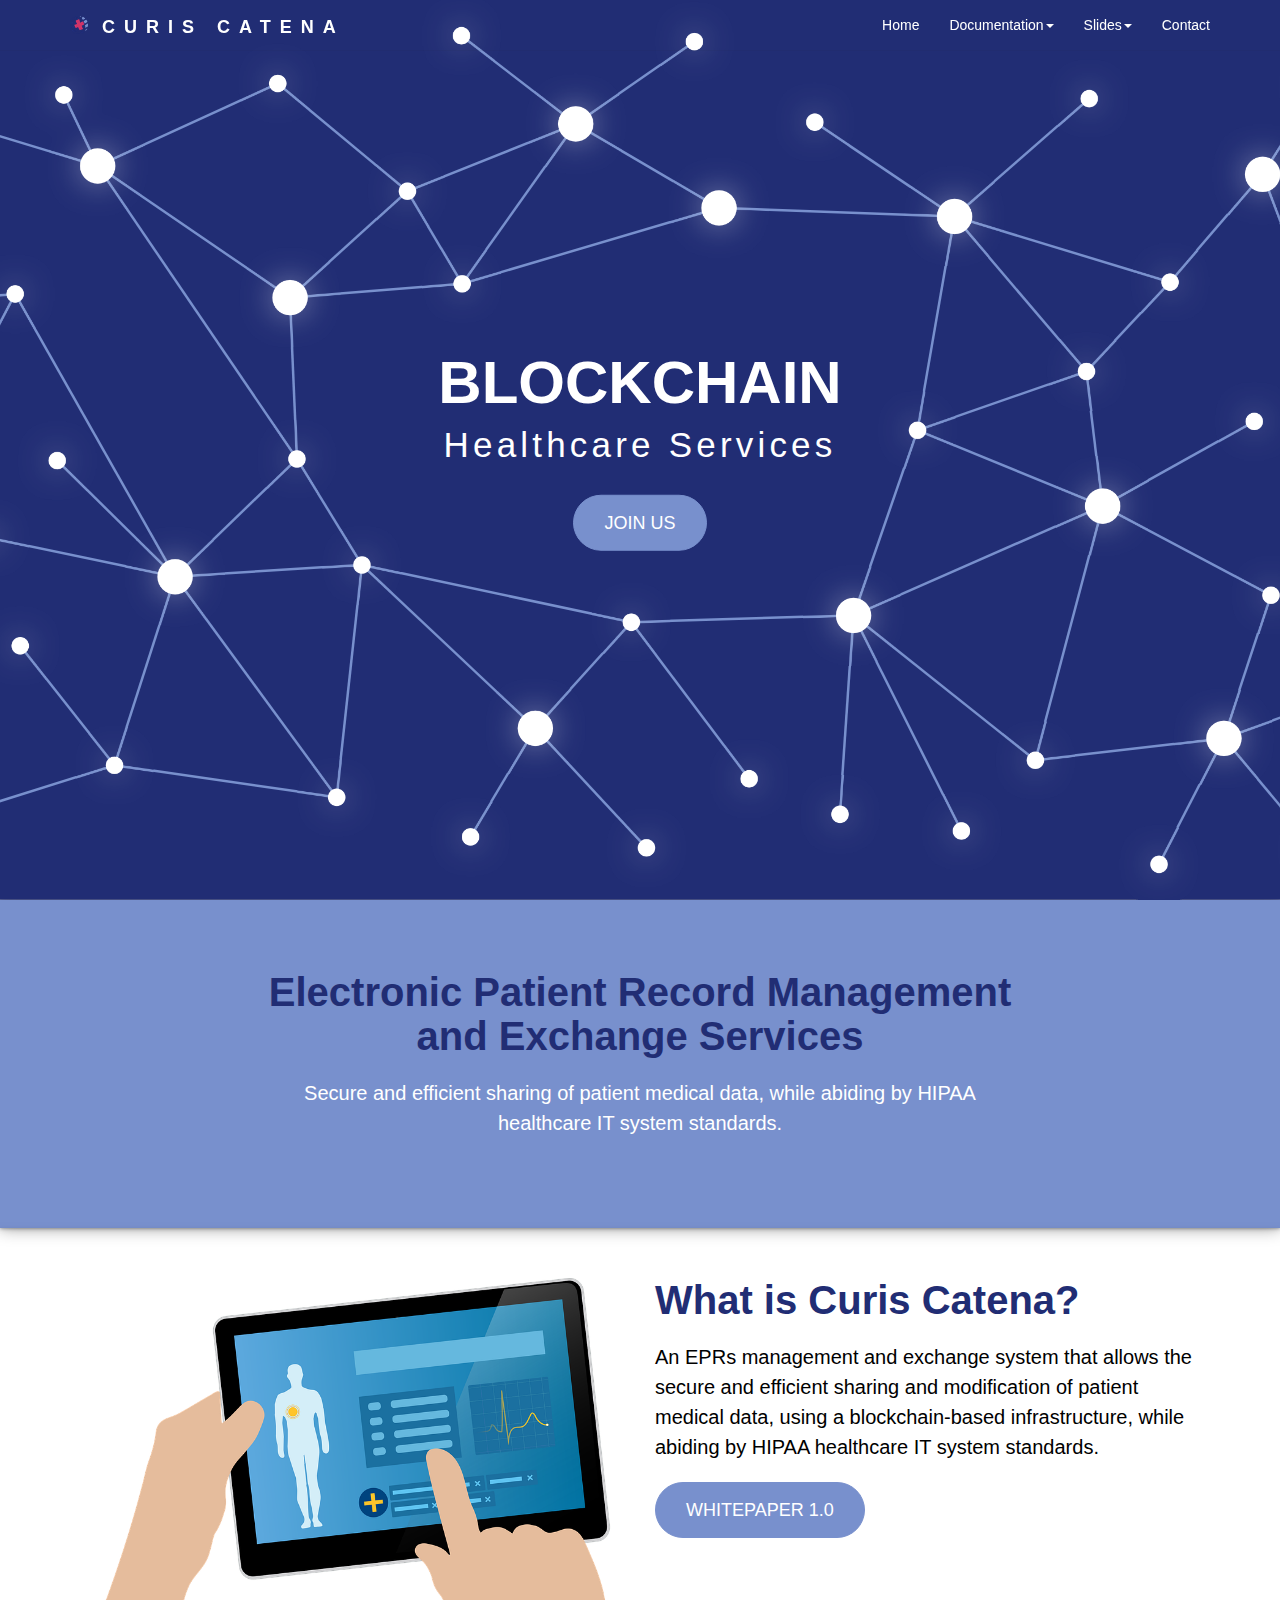
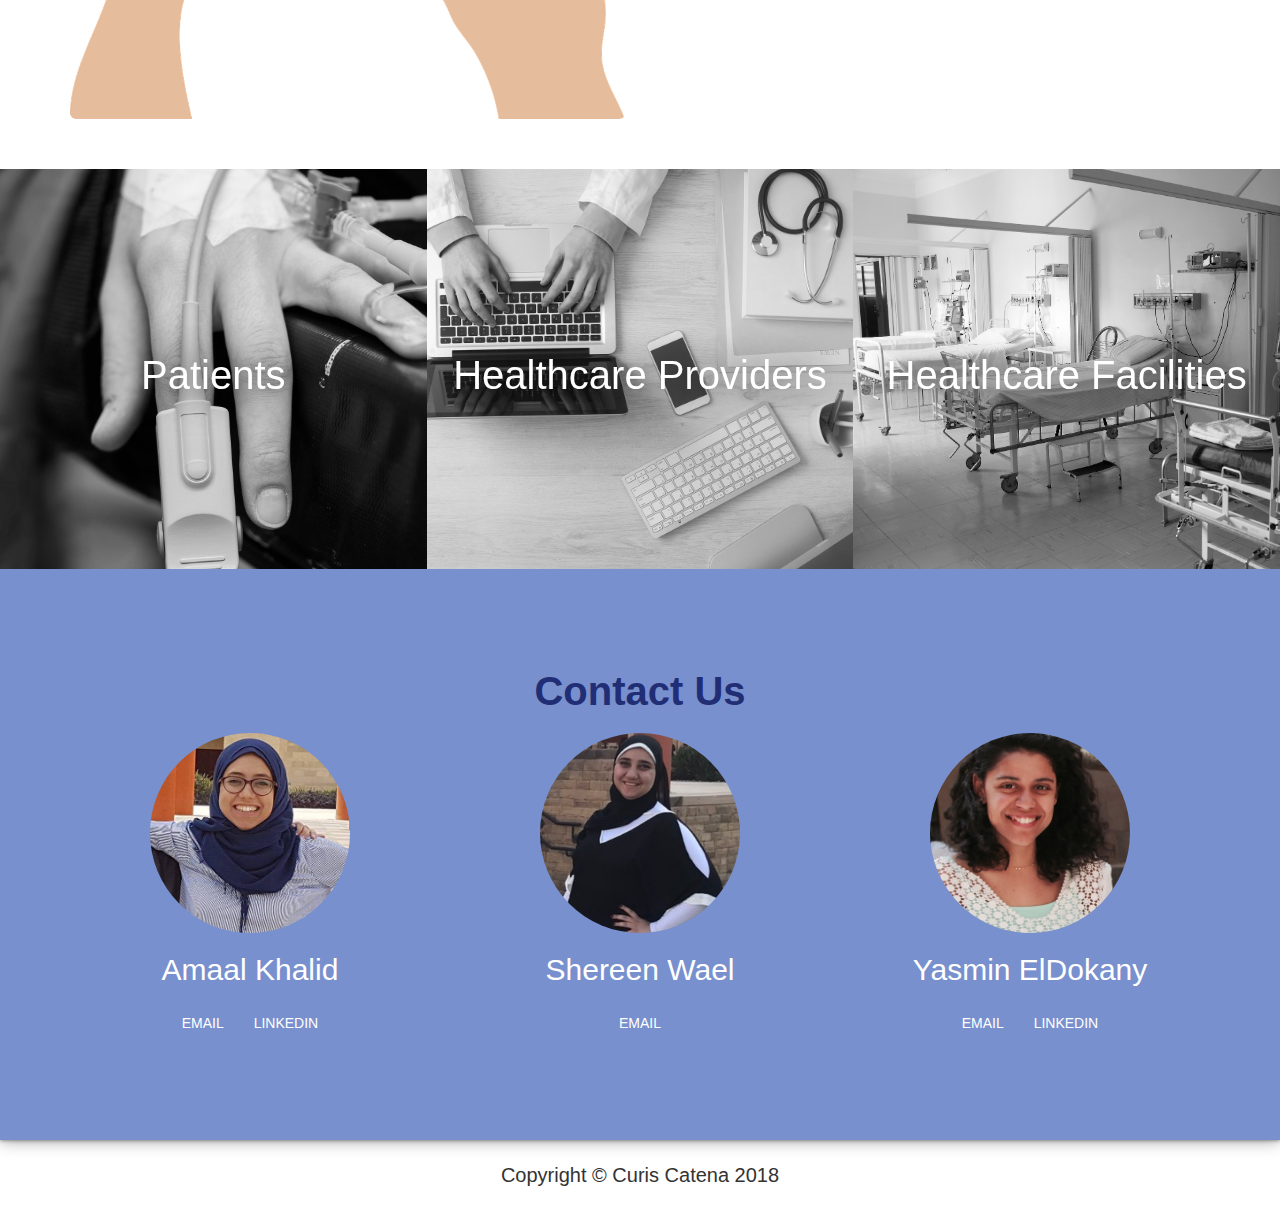
<file: index.html>
<!DOCTYPE html>
<!-- Template by Quackit.com -->
<html lang="en">

<head>

    <meta charset="utf-8">
    <meta http-equiv="X-UA-Compatible" content="IE=edge">
    <meta name="viewport" content="width=device-width, initial-scale=1">
    <!-- The above 3 meta tags *must* come first in the head; any other head content must come *after* these tags -->

    <title>Curis Catena</title>

    <link rel="icon" type="image/png" href="images/logo001.png" sizes="32x32">

    <!-- Bootstrap Core CSS -->
    <link href="css/bootstrap.min.css" rel="stylesheet">

    <!-- Custom CSS: You can use this stylesheet to override any Bootstrap styles and/or apply your own styles -->
    <link href="css/custom.css" rel="stylesheet">

    <!-- HTML5 Shim and Respond.js IE8 support of HTML5 elements and media queries -->
    <!-- WARNING: Respond.js doesn't work if you view the page via file:// -->
    <!--[if lt IE 9]>
        <script src="https://oss.maxcdn.com/libs/html5shiv/3.7.0/html5shiv.js"></script>
        <script src="https://oss.maxcdn.com/libs/respond.js/1.4.2/respond.min.js"></script>
    <![endif]-->

    <!-- Custom Fonts from Google -->
    <link href="http://fonts.googleapis.com/css?family=Open+Sans:300italic,400italic,600italic,700italic,800italic,400,300,600,700,800" rel="stylesheet" type="text/css">

</head>

<body>

    <!-- Navigation -->
    <nav id="siteNav" class="navbar navbar-default navbar-fixed-top" role="navigation">
        <div class="container">
            <!-- Logo and responsive toggle -->
            <div class="navbar-header">
                <button type="button" class="navbar-toggle" data-toggle="collapse" data-target="#navbar">
                    <span class="sr-only">Toggle navigation</span>
                    <span class="icon-bar"></span>
                    <span class="icon-bar"></span>
                    <span class="icon-bar"></span>
                </button>
                <a class="navbar-brand" href="#">
                    <span class="logo-icon"></span> Curis Catena
                </a>
            </div>
            <!-- Navbar links -->
            <div class="collapse navbar-collapse" id="navbar">
                <ul class="nav navbar-nav navbar-right">
                    <li>
                        <a href="#SiteNav">Home</a>
                    </li>
                    <li class="dropdown">
                        <a href="#" class="dropdown-toggle" data-toggle="dropdown" role="button" aria-haspopup="true" aria-expanded="false">Documentation<span class="caret"></span></a>
                        <ul class="dropdown-menu" aria-labelledby="about-us">
                            <li><a href="comingsoon.html">Whitepaper</a></li>
                            <li><a href="doc/SRS-1.0.pdf" target="_blank">System Requirements Specification</a></li>
                            <li><a href="doc/Project_Progress_Report-March_29.pdf" target="_blank">Project Progress</a></li>
                            <li><a href="#">System Design Document</a></li>
                            <li><a href="https://github.com/Dokany/CurisCatena/wiki">Github Wiki</a></li>
                        </ul>
                    </li>
                    <li class="dropdown">
                        <a href="#" class="dropdown-toggle" data-toggle="dropdown" role="button" aria-haspopup="true" aria-expanded="false">Slides<span class="caret"></span></a>
                        <ul class="dropdown-menu" aria-labelledby="about-us">
                            <li><a href="proposal.html">Project Proposal</a></li>
                            <li><a href="srs.html">System Requirements Specification</a></li>
                            <li><a href="sdd.html">System Design Document</a></li>
                            <li><a href="demo.html">Demo</a></li>
                        </ul>
                    </li>
                    <li>
                        <a href="#Contact">Contact</a>
                    </li>
                </ul>

            </div>
            <!-- /.navbar-collapse -->
        </div>
        <!-- /.container -->
    </nav>

    <!-- Header -->
    <header>
        <div class="header-content">
            <div class="header-content-inner">
                <h1><strong>Blockchain</strong></h1>
                <h2>Healthcare Services</h2>
                <br/>
                <a href="comingsoon.html" class="btn btn-primary btn-lg">Join Us</a>
            </div>
        </div>
    </header>

    <!-- Intro Section -->
    <section class="intro">
        <div class="container">
            <div class="row">
                <div class="col-lg-8 col-lg-offset-2">
                    <h2 class="section-heading">Electronic Patient Record Management and Exchange Services</h2>
                    <p class="text-light">Secure and efficient sharing of patient medical data, while abiding by HIPAA healthcare IT system standards.</p>
                </div>
            </div>
        </div>
    </section>

    <!-- Content 1 -->
    <section class="content">
        <div class="container">
            <div class="row">
                <div class="col-sm-6">
                    <img class="img-responsive img-rounded center-block" src="images/image001.png" alt="">
                </div>
                <div class="col-sm-6">
                    <h2 class="section-heading">What is Curis Catena?</h2>
                    <p class="text-muted">An EPRs management and exchange system that allows the secure and efficient sharing and modification of patient medical data, using a blockchain-based infrastructure, while abiding by HIPAA healthcare IT system standards.</p>
                    <a href="comingsoon.html" class="btn btn-primary btn-lg">Whitepaper 1.0</a>
                </div>
            </div>
        </div>
    </section>

    <!-- Content 2 
    <section class="content content-2">
        <div class="container">
            <div class="row">
                <div class="col-sm-6">
                    <h2 class="section-heading">Superior Quality</h2>
                    <p class="text-muted">Holisticly predominate extensible testing procedures for reliable supply chains. Dynamically innovate resource-leveling customer service for state of the art customer service.</p>
                    <a href="#" class="btn btn-primary btn-lg">Test It</a>
                </div>
                <div class="col-sm-6">
                    <img class="img-responsive img-rounded center-block" src="images/iphone.jpg" alt="">
                </div>

            </div>
        </div>
    </section>
    -->
    <!-- Promos -->
    <div class="container-fluid">
        <div class="row promo">
            <a href="#">
                <div class="col-md-4 promo-item item-1">
                    <h3>
                        Patients
                    </h3>
                </div>
            </a>
            <a href="#">
                <div class="col-md-4 promo-item item-2">
                    <h3>
                        Healthcare Providers
                    </h3>
                </div>
            </a>

            <a href="#">
                <div class="col-md-4 promo-item item-3">
                    <h3>
                        Healthcare Facilities
                    </h3>
                </div>
            </a>
        </div>
    </div>
    <!-- /.container-fluid -->

    <!-- Footer -->
    <footer class="page-footer">
        <div id="Contact" class="contact">
            <div class="container">
                <h2 class="section-heading">Contact Us</h2>
                <div class="row">
                    <div class="col-sm-4 footer-blurb-item">
                        <img class="img-circle" src="./images/amaal_khalid.jpg" alt="" width="200" height="200">
                        <h2>Amaal Khalid</h2>
                        <p></p>
                        <a class="btn btn-primary" href="mailto:amaalkhalid@aucegypt.edu">Email</a>
                        <a class="btn btn-primary" href="https://www.linkedin.com/in/amaal-khalid-146409a2/">LinkedIn</a>
                    </div>
                    <div class="col-sm-4 footer-blurb-item">
                        <img class="img-circle" src="./images/shereen_wael.jpg" alt="" width="200" height="200">
                        <h2>Shereen Wael</h2>
                        <p></p>
                        <a class="btn btn-primary" href="mailto:s.sherinwael@aucegypt.edu">Email</a>
                    </div>
                    <div class="col-sm-4 footer-blurb-item">
                        <img class="img-circle" src="./images/yasmin_eldokany.jpg" alt="" width="200" height="200">
                        <h2>Yasmin ElDokany</h2>
                        <p></p>
                        <a class="btn btn-primary" href="mailto:dokany@aucegypt.edu">Email</a>
                        <a class="btn btn-primary" href="https://www.linkedin.com/in/ydokany/">LinkedIn</a>
                    </div>
                </div>
                <!-- /.row -->
            </div>
        </div>

        <!-- Copyright etc -->
        <div class="small-print">
            <div class="container">
                <p>Copyright &copy; Curis Catena 2018</p>
            </div>
        </div>

    </footer>

    <!-- jQuery -->
    <script src="js/jquery-1.11.3.min.js"></script>

    <!-- Bootstrap Core JavaScript -->
    <script src="js/bootstrap.min.js"></script>

    <!-- Plugin JavaScript -->
    <script src="js/jquery.easing.min.js"></script>

    <!-- Custom Javascript -->
    <script src="js/custom.js"></script>

</body>

</html>
</file>
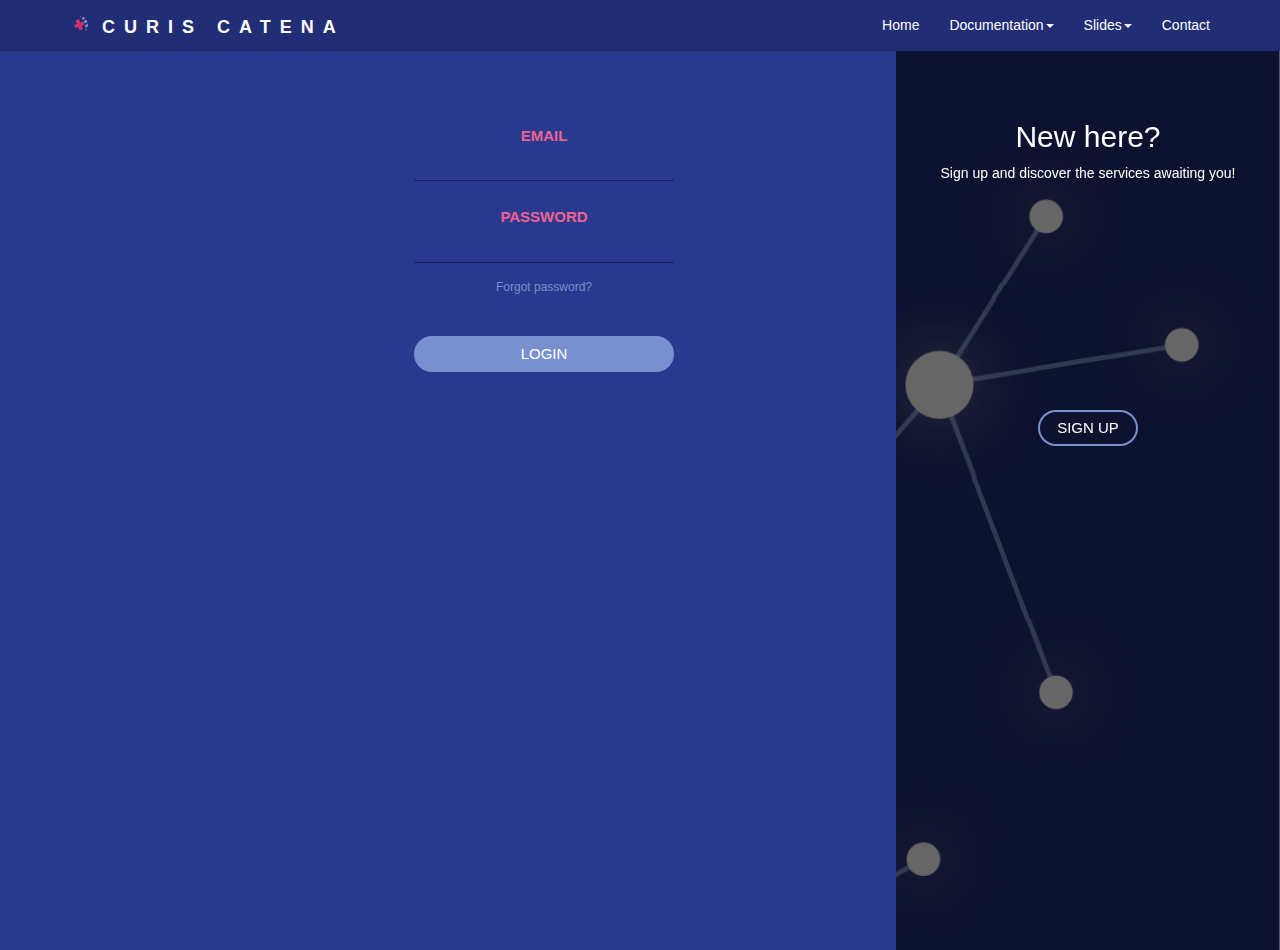
<file: login.html>
<!DOCTYPE html>

<html lang="en" style="overflow: hidden">

<head>
    <meta charset="utf-8">
    <meta http-equiv="X-UA-Compatible" content="IE=edge">
    <meta name="viewport" content="width=device-width, initial-scale=1">
    <!-- The above 3 meta tags *must* come first in the head; any other head content must come *after* these tags -->

    <title>Curis Catena | System Design</title>

    <link rel="icon" type="image/png" href="images/logo001.png" sizes="32x32">

    <!-- Bootstrap Core CSS -->
    <link href="css/bootstrap.min.css" rel="stylesheet">

    <!-- Custom CSS: You can use this stylesheet to override any Bootstrap styles and/or apply your own styles -->
    <link href="css/custom.css" rel="stylesheet">

    <!-- HTML5 Shim and Respond.js IE8 support of HTML5 elements and media queries -->
    <!-- WARNING: Respond.js doesn't work if you view the page via file:// -->
    <!--[if lt IE 9]>
        <script src="https://oss.maxcdn.com/libs/html5shiv/3.7.0/html5shiv.js"></script>
        <script src="https://oss.maxcdn.com/libs/respond.js/1.4.2/respond.min.js"></script>
    <![endif]-->

    <!-- Custom Fonts from Google -->
    <link href="http://fonts.googleapis.com/css?family=Open+Sans:300italic,400italic,600italic,700italic,800italic,400,300,600,700,800" rel="stylesheet" type="text/css">

    <link rel="icon" type="image/png" href="images/icon.png" sizes="32x32">
</head>

<body>

    <!-- Navigation -->
    <nav id="siteNav" class="navbar navbar-default navbar-fixed-top navbar-in" role="navigation">
        <div class="container">
            <!-- Logo and responsive toggle -->
            <div class="navbar-header">
                <button type="button" class="navbar-toggle" data-toggle="collapse" data-target="#navbar">
                    <span class="sr-only">Toggle navigation</span>
                    <span class="icon-bar"></span>
                    <span class="icon-bar"></span>
                    <span class="icon-bar"></span>
                </button>
                <a class="navbar-brand" href="index.html">
                    <span class="logo-icon"></span> Curis Catena
                </a>
            </div>
            <!-- Navbar links -->
            <div class="collapse navbar-collapse" id="navbar">
                <ul class="nav navbar-nav navbar-right">
                    <li>
                        <a href="index.html">Home</a>
                    </li>
                    <li class="dropdown">
                        <a href="#" class="dropdown-toggle" data-toggle="dropdown" role="button" aria-haspopup="true" aria-expanded="false">Documentation<span class="caret"></span></a>
                        <ul class="dropdown-menu" aria-labelledby="about-us">
                            <li><a href="#">Whitepaper</a></li>
                            <li><a href="doc/SRS-1.0.pdf" target="_blank">System Requirements Specification</a></li>
                            <li><a href="doc/Project_Progress_Report-March_29.pdf" target="_blank">Project Progress</a></li>
                            <li><a href="#">System Design Document</a></li>
                            <li><a href="https://github.com/Dokany/CurisCatena/wiki">Github Wiki</a></li>
                        </ul>
                    </li>
                    <li class="dropdown">
                        <a href="#" class="dropdown-toggle" data-toggle="dropdown" role="button" aria-haspopup="true" aria-expanded="false">Slides<span class="caret"></span></a>
                        <ul class="dropdown-menu" aria-labelledby="about-us">
                            <li><a href="proposal.html">Project Proposal</a></li>
                            <li><a href="srs.html">System Requirements Specification</a></li>
                            <li><a href="#">System Design Document</a></li>
                            <li><a href="demo.html">Demo</a></li>
                        </ul>
                    </li>
                    <li>
                        <a href="#Contact">Contact</a>
                    </li>
                </ul>

            </div>
            <!-- /.navbar-collapse -->
        </div>
        <!-- /.container -->
    </nav>


    <div class="cont">
        <div class="form sign-in">
            <label>
      <span>Email</span>
      <input type="email" />
    </label>
            <label>
      <span>Password</span>
      <input type="password" />
    </label>
            <p class="forgot-pass"> <a href="#">Forgot password?</a></p>
            <button type="button" class="btn-default submit">Login</button>
        </div>
        <div class="sub-cont">
            <div class="img">
                <div class="img__text m--up">
                    <h2>New here?</h2>
                    <p>Sign up and discover the services awaiting you!</p>
                </div>
                <div class="img__text m--in">
                    <h2>One of us?</h2>
                    <p>If you already has an account, sign right in!</p>
                </div>
                <div class="img__btn">
                    <span class="m--up">Sign Up</span>
                    <span class="m--in">Sign In</span>
                </div>
            </div>
            <div class="form sign-up">
                <label>
        <span>Name</span>
        <input type="text" />
      </label>
                <label>
        <span>Email</span>
        <input type="email" />
      </label>
                <label>
        <span>Password</span>
        <input type="password" />
      </label>
                <button type="button" class="btn-default submit">Sign Up</button>
            </div>
        </div>
    </div>

    <script src="js/index.js"></script>

    <!-- jQuery -->
    <script src="js/jquery-1.11.3.min.js"></script>

    <!-- Bootstrap Core JavaScript -->
    <script src="js/bootstrap.min.js"></script>

    <!-- Plugin JavaScript -->
    <script src="js/jquery.easing.min.js"></script>

    <!-- Custom Javascript -->
    <script src="js/custom.js"></script>


</body>

</html>
</file>
<file: css/custom.css>
html,
body {
    width: 100%;
    height: 100%;
    font-family: 'Helvetica', Arial, sans-serif;
}

a {
    color: #7890cd;
    -webkit-transition: all .35s;
    -moz-transition: all .35s;
    transition: all .35s;
}

.logo-icon {
    position: relative;
    top: 1px;
    width: 18px;
    height: 18px;
    display: inline-block;
    background-repeat: no-repeat;
    background: url('../images/logo002.png');
}

a:hover,
a:focus {
    color: #f06292;
}

p {
    font-family: 'Helvetica', Arial, sans-serif;
    margin-bottom: 20px;
    font-size: 20px;
    font-weight: 300;
    line-height: 1.5;
}

header {
    position: relative;
    width: 100%;
    min-height: auto;
    text-align: center;
    color: #ffffff;
    font-family: 'Helvetica', Arial, sans-serif;
    background-image: url('../images/header.svg');
    background-position: center;
    -webkit-background-size: cover;
    -moz-background-size: cover;
    background-size: cover;
    -o-background-size: cover;
}

header .header-content {
    position: relative;
    width: 100%;
    padding: 100px 15px 70px;
    text-align: center;
}

header .header-content .header-content-inner h1 {
    margin-top: 0;
    font-size: 50px;
    font-weight: 300;
}

header .header-content .header-content-inner h2 {
    margin-top: 0;
    font-size: 50px;
    font-weight: 300;
}

header .header-content .header-content-inner p {
    margin-bottom: 50px;
    font-size: 16px;
    font-weight: 300;
    color: #212d74;
}

@media(min-width:768px) {
    header {
        min-height: 100%;
    }
    header .header-content {
        position: absolute;
        top: 50%;
        padding: 0 50px;
        -webkit-transform: translateY(-50%);
        -ms-transform: translateY(-50%);
        transform: translateY(-50%);
    }
    header .header-content .header-content-inner {
        margin-right: auto;
        margin-left: auto;
        max-width: 1000px;
    }
    header .header-content .header-content-inner h1 {
        font-size: 60px;
        text-transform: uppercase;
    }
    header .header-content .header-content-inner h2 {
        font-size: 35px;
        letter-spacing: 0.12em;
    }
    header .header-content .header-content-inner p {
        margin-right: auto;
        margin-left: auto;
        max-width: 80%;
        font-size: 18px;
    }
}

iframe {
    width: 100%;
    height: 100%;
    z-index: -1;
}

.section-heading {
    margin-top: 0;
    margin-bottom: 20px;
    font-size: 40px;
    color: #212d74;
    font-weight: bold;
}

.intro {
    color: #ffffff;
    background-color: #7890cd;
    padding: 70px 0;
    text-align: center;
    -moz-box-shadow: 0px 0px 4px rgba(0, 0, 0, 0.5), 0px 0px 16px rgba(0, 0, 0, 0.4);
    -webkit-box-shadow: 0px 0px 4px rgba(0, 0, 0, 0.5), 0px 0px 16px rgba(0, 0, 0, 0.4);
    box-shadow: 0px 0px 4px rgba(0, 0, 0, 0.5), 0px 0px 16px rgba(0, 0, 0, 0.4);
}

.content {
    padding: 50px 50px 50px;
    -moz-box-shadow: 0px 6px 8px 0px rgba(0, 0, 0, 0.5);
    -webkit-box-shadow: 0px 6px 8px 0px rgba(0, 0, 0, 0.5);
    box-shadow: 0px 6px 8px 0px rgba(0, 0, 0, 0.5);
    ;
}

.content-2 {
    color: #ffffff;
    background-color: #212d74;
    -moz-box-shadow: 0px 6px 8px 0px rgba(0, 0, 0, 0.5);
    -webkit-box-shadow: 0px 6px 8px 0px rgba(0, 0, 0, 0.5);
    box-shadow: 0px 6px 8px 0px rgba(0, 0, 0, 0.5);
    ;
}

.content-3 {
    background-color: #f06292;
    padding: 30px 0 20px;
    text-align: center;
    -moz-box-shadow: 0px 6px 8px 0px rgba(0, 0, 0, 0.5);
    -webkit-box-shadow: 0px 6px 8px 0px rgba(0, 0, 0, 0.5);
    box-shadow: 0px 6px 8px 0px rgba(0, 0, 0, 0.5);
    ;
}

.promo,
.promo h3,
.promo a:link,
.promo a:visited,
.promo a:hover,
.promo a:active {
    color: white;
    text-shadow: 0px 0px 40px black;
    text-decoration: none;
}

.promo-item {
    height: 400px;
    line-height: 400px;
    text-align: center;
    background-repeat: no-repeat;
}

.promo-item:hover {
    line-height: 380px;
    background-repeat: no-repeat;
    /*object-fit: cover;*/
    -webkit-filter: none;
    /* Safari 6.0 - 9.0 */
    filter: none;
    background-repeat: no-repeat;
    -moz-background-size: cover;
    -o-background-size: cover;
    -webkit-background-size: cover;
    background-size: cover;
    border: 10px solid #212d74;
}

.promo-item h3 {
    font-size: 40px;
    display: inline-block;
    vertical-align: middle;
}

.item-1 {
    background: url('../images/image006.jpg');
}

.item-2 {
    background: url('../images/image005.jpg');
}

.item-3 {
    background: url('../images/image007.jpg');
}

.item-1,
.item-2,
.item-3 {
    object-fit: cover;
    -webkit-filter: grayscale(100%);
    /* Safari 6.0 - 9.0 */
    filter: grayscale(100%);
    background-repeat: no-repeat;
    -moz-background-size: cover;
    -o-background-size: cover;
    -webkit-background-size: cover;
    background-size: cover;
    border: 0px solid rgba(255, 255, 255, 0.3);
    background-position: center;
    -webkit-transition: 0.3s ease background-size, 0.3s ease border, 0.3s ease line-height;
    transition: 0.3s ease background-size, 0.3s ease border, 0.3s ease line-height;
}

.page-footer {
    text-align: center;
}

.page-footer .contact {
    padding: 100px 0;
    background-color: #7890cd;
    color: #ffffff;
    -moz-box-shadow: 0px 0px 4px rgba(0, 0, 0, 0.5), 0px 0px 16px rgba(0, 0, 0, 0.4);
    -webkit-box-shadow: 0px 0px 4px rgba(0, 0, 0, 0.5), 0px 0px 16px rgba(0, 0, 0, 0.4);
    box-shadow: 0px 0px 4px rgba(0, 0, 0, 0.5), 0px 0px 16px rgba(0, 0, 0, 0.4);
}

.page-footer .contact p {
    font-size: 22px;
    font-weight: 300;
}

.content-3 .glyphicon,
.page-footer .contact .glyphicon {
    font-size: 32px;
    font-weight: 700;
}

.page-footer .small-print {
    padding: 20px 0 0;
    font-weight: 300;
}

.text-light {
    color: #ffffff;
}

.text-muted {
    color: #000000;
}

.navbar-in {
    background-color: #212d74;
    color: #ffffff;
}

.navbar-default {
    border-color: rgba(34, 34, 34, .05);
    background-color: #ffffff;
    -webkit-transition: all .35s;
    -moz-transition: all .35s;
    transition: all .35s;
}

.navbar-brand {
    font-weight: bold;
    display: inline-block;
    vertical-align: middle;
}

.navbar-default .navbar-header .navbar-brand {
    color: #212d74;
}

.navbar-default .navbar-header .navbar-brand:hover,
.navbar-default .navbar-header .navbar-brand:focus {
    color: #212d74;
}

.navbar-default .nav>li>a,
.navbar-default .nav>li>a:focus {
    color: #212d74;
}

.navbar-default .nav>li>a:hover,
.navbar-default .nav>li>a:focus:hover {
    color: #7890cd;
}

.navbar-default .nav>li.active>a,
.navbar-default .nav>li.active>a:focus {
    color: #7890cd!important;
    background-color: transparent;
}

.navbar-default .nav>li.active>a:hover,
.navbar-default .nav>li.active>a:focus:hover {
    background-color: transparent;
}

@media(min-width:768px) {
    .navbar-default {
        background-color: transparent;
    }
    .navbar-in {
        background-color: #212d74;
        color: #ffffff;
    }
    .navbar-default .navbar-header .navbar-brand {
        color: #ffffff;
        text-transform: uppercase;
        letter-spacing: 0.5em;
    }
    .navbar-default .navbar-header .navbar-brand:hover,
    .navbar-default .navbar-header .navbar-brand:focus {
        color: #ffffff;
    }
    .navbar-default .nav>li>a,
    .navbar-default .nav>li>a:focus {
        color: #ffffff;
    }
    .navbar-default .nav>li>a:hover,
    .navbar-default .nav>li>a:focus:hover {
        color: #d23369;
    }
    .navbar-default.affix {
        border-color: #ffffff;
        background-color: #ffffff;
        box-shadow: 0px 7px 20px 0px rgba(0, 0, 0, 0.1);
    }
    .navbar-default.affix .navbar-header .navbar-brand {
        letter-spacing: 0;
        color: #212d74;
    }
    .navbar-default.affix .navbar-header .navbar-brand:hover,
    .navbar-default.affix .navbar-header .navbar-brand:focus {
        color: #212d74;
    }
    .navbar-default.affix .nav>li>a,
    .navbar-default.affix .nav>li>a:focus {
        color: #212d74;
    }
    .navbar-default.affix .nav>li>a:hover,
    .navbar-default.affix .nav>li>a:focus:hover {
        color: #7890cd;
    }
}

.btn-default {
    border-color: #ffffff;
    color: #212d74;
    background-color: #ffffff;
    -webkit-transition: all .35s;
    -moz-transition: all .35s;
    transition: all .35s;
}

.btn-default:hover,
.btn-default:focus,
.btn-default.focus,
.btn-default:active,
.btn-default.active,
.open>.dropdown-toggle.btn-default {
    border-color: #eee;
    color: #212d74;
    background-color: #eee;
}

.btn-default:active,
.btn-default.active,
.open>.dropdown-toggle.btn-default {
    background-image: none;
}

.btn-default.disabled,
.btn-default[disabled],
fieldset[disabled] .btn-default,
.btn-default.disabled:hover,
.btn-default[disabled]:hover,
fieldset[disabled] .btn-default:hover,
.btn-default.disabled:focus,
.btn-default[disabled]:focus,
fieldset[disabled] .btn-default:focus,
.btn-default.disabled.focus,
.btn-default[disabled].focus,
fieldset[disabled] .btn-default.focus,
.btn-default.disabled:active,
.btn-default[disabled]:active,
fieldset[disabled] .btn-default:active,
.btn-default.disabled.active,
.btn-default[disabled].active,
fieldset[disabled] .btn-default.active {
    border-color: #ffffff;
    background-color: #ffffff;
}

.btn-default .badge {
    color: #ffffff;
    background-color: #212d74;
}

.btn-primary {
    border-color: #7890cd;
    color: #ffffff;
    background-color: #7890cd;
    -webkit-transition: all .35s;
    -moz-transition: all .35s;
    transition: all .35s;
}

.btn-primary:hover,
.btn-primary:focus,
.btn-primary.focus,
.btn-primary:active,
.btn-primary.active,
.open>.dropdown-toggle.btn-primary {
    border-color: #d23369;
    color: #ffffff;
    background-color: #d23369;
}

.btn-primary:active,
.btn-primary.active,
.open>.dropdown-toggle.btn-primary {
    background-image: none;
}

.btn-primary.disabled,
.btn-primary[disabled],
fieldset[disabled] .btn-primary,
.btn-primary.disabled:hover,
.btn-primary[disabled]:hover,
fieldset[disabled] .btn-primary:hover,
.btn-primary.disabled:focus,
.btn-primary[disabled]:focus,
fieldset[disabled] .btn-primary:focus,
.btn-primary.disabled.focus,
.btn-primary[disabled].focus,
fieldset[disabled] .btn-primary.focus,
.btn-primary.disabled:active,
.btn-primary[disabled]:active,
fieldset[disabled] .btn-primary:active,
.btn-primary.disabled.active,
.btn-primary[disabled].active,
fieldset[disabled] .btn-primary.active {
    border-color: #7890cd;
    background-color: #7890cd;
}

.btn-primary .badge {
    color: #7890cd;
    background-color: #ffffff;
}

.btn {
    border-radius: 300px;
    text-transform: uppercase;
}

.btn-lg {
    padding: 15px 30px;
}

::-moz-selection {
    text-shadow: none;
    color: #ffffff;
    background: #212d74;
}

::selection {
    text-shadow: none;
    color: #ffffff;
    background: #212d74;
}

img::selection {
    color: #ffffff;
    background: 0 0;
}

img::-moz-selection {
    color: #ffffff;
    background: 0 0;
}

.text-primary {
    color: #7890cd;
}

.bg-primary {
    background-color: #7890cd;
}


/*Login*/

*:before,
*:after {
    box-sizing: border-box;
    margin: 0;
    padding: 0;
}

input,
button {
    border: none;
    outline: none;
    background: none;
    font-family: Helvetica, Arial, sans-serif;
}

.cont {
    overflow: hidden;
    position: relative;
    /*width: 900px;
    height: 550px;*/
    width: 100%;
    height: 100%;
    margin: 50px auto 300px;
    background: #2a3990;
}

.form {
    position: absolute;
    width: 85%;
    height: 85%;
    transition: -webkit-transform 1.2s ease-in-out;
    transition: transform 1.2s ease-in-out;
    transition: transform 1.2s ease-in-out, -webkit-transform 1.2s ease-in-out;
    padding: 50px 30px 0;
}

.sub-cont {
    overflow: hidden;
    position: relative;
    left: 70%;
    top: 0;
    /*width: 900px;*/
    width: 100%;
    height: 100%;
    padding-left: 0;
    background: #ffffff;
    transition: -webkit-transform 1.2s ease-in-out;
    transition: transform 1.2s ease-in-out;
    transition: transform 1.2s ease-in-out, -webkit-transform 1.2s ease-in-out;
}

.cont.s--signup .sub-cont {
    -webkit-transform: translate3d(-70%, 0em, 0em);
    transform: translate3d(-70%, 0em, 0em);
}

.btn-default {
    display: block;
    margin: 0 auto;
    width: 260px;
    height: 36px;
    border-radius: 30px;
    color: #ffffff;
    font-size: 15px;
    cursor: pointer;
}

.img-soon {
    overflow: hidden;
    z-index: 2;
    position: absolute;
    left: 0;
    top: 0;
    width: 100%;
    height: 100%;
    padding-top: 360px;
    background-image: url("../images/bg.jpg");
}

.img {
    overflow: hidden;
    z-index: 2;
    position: absolute;
    left: 0;
    top: 0;
    width: 30%;
    height: 100%;
    padding-top: 360px;
}

.img:before {
    content: '';
    position: absolute;
    right: 0;
    top: 0;
    width: 800%;
    height: 100%;
    background-image: url("../images/header.svg");
    -webkit-background-size: cover;
    -moz-background-size: cover;
    background-size: cover;
    -o-background-size: cover;
    transition: -webkit-transform 1.2s ease-in-out;
    transition: transform 1.2s ease-in-out;
    transition: transform 1.2s ease-in-out, -webkit-transform 1.2s ease-in-out;
}

.img:after {
    content: '';
    position: absolute;
    left: 0;
    top: 0;
    width: 100%;
    height: 100%;
    background: rgba(0, 0, 0, 0.6);
}

.cont.s--signup .img:before {
    -webkit-transform: translate3d(640px, 0, 0);
    transform: translate3d(640px, 0, 0);
}

.img__text {
    z-index: 2;
    position: absolute;
    left: 0;
    top: 50px;
    width: 100%;
    padding: 0 20px;
    text-align: center;
    color: #fff;
    transition: -webkit-transform 1.2s ease-in-out;
    transition: transform 1.2s ease-in-out;
    transition: transform 1.2s ease-in-out, -webkit-transform 1.2s ease-in-out;
}

.img__text h2 {
    margin-bottom: 10px;
    font-weight: normal;
}

.img__text p {
    font-size: 14px;
    line-height: 1.5;
}

.cont.s--signup .img__text.m--up {
    -webkit-transform: translateX(520px);
    transform: translateX(520px);
}

.img__text.m--in {
    -webkit-transform: translateX(-520px);
    transform: translateX(-520px);
}

.cont.s--signup .img__text.m--in {
    -webkit-transform: translateX(0);
    transform: translateX(0);
}

.img__btn {
    overflow: hidden;
    z-index: 2;
    position: relative;
    width: 100px;
    height: 36px;
    margin: 0 auto;
    background: transparent;
    color: #ffffff;
    text-transform: uppercase;
    font-size: 15px;
    cursor: pointer;
    border-color: #7890cd;
}

.img__btn:after {
    content: '';
    z-index: 2;
    position: absolute;
    left: 0;
    top: 0;
    width: 100%;
    height: 100%;
    border: 2px solid #7890cd;
    border-radius: 30px;
}

.img__btn span {
    position: absolute;
    left: 0;
    top: 0;
    display: flex;
    justify-content: center;
    align-items: center;
    width: 100%;
    height: 100%;
    transition: -webkit-transform 1.2s;
    transition: transform 1.2s;
    transition: transform 1.2s, -webkit-transform 1.2s;
}

.img__btn span.m--in {
    -webkit-transform: translateY(-72px);
    transform: translateY(-72px);
}

.cont.s--signup .img__btn span.m--in {
    -webkit-transform: translateY(0);
    transform: translateY(0);
}

.cont.s--signup .img__btn span.m--up {
    -webkit-transform: translateY(72px);
    transform: translateY(72px);
}

label {
    display: block;
    width: 260px;
    margin: 25px auto 0;
    text-align: center;
}

label span {
    font-size: 15px;
    color: #f06292;
    text-transform: uppercase;
}

input {
    display: block;
    width: 100%;
    margin-top: 5px;
    padding-bottom: 5px;
    font-size: 16px;
    color: #7890cd;
    border-bottom: 1px solid rgba(0, 0, 0, 0.4);
    text-align: center;
}

.forgot-pass {
    margin-top: 15px;
    text-align: center;
    font-size: 12px;
    color: #7890cd;
}

.submit {
    margin-top: 40px;
    margin-bottom: 20px;
    border-color: #7890cd;
    color: #ffffff;
    background-color: #7890cd;
    text-transform: uppercase;
}

.submit:hover,
.submit:focus,
.submit.focus,
.submit:active,
.submit.active {
    border-color: #d23369;
    color: #ffffff;
    background-color: #d23369;
}

.sign-in {
    transition-timing-function: ease-out;
}

.cont.s--signup .sign-in {
    transition-timing-function: ease-in-out;
    transition-duration: 1.2s;
    -webkit-transform: translate3d(-85%, 0em, 0em);
    transform: translate3d(-85%, 0em, 0em);
}

.sign-up {
    -webkit-transform: translate3d(-85%, 0em, 0em);
    transform: translate3d(-85%, 0em, 0em);
}

.cont.s--signup .sign-up {
    -webkit-transform: translate3d(0, 0, 0);
    transform: translate3d(0, 0, 0);
}

.icon-link {
    position: absolute;
    left: 5px;
    bottom: 5px;
    width: 32px;
}

.icon-link img {
    width: 100%;
    vertical-align: top;
}

.icon-link--twitter {
    left: auto;
    right: 5px;
}
</file>
